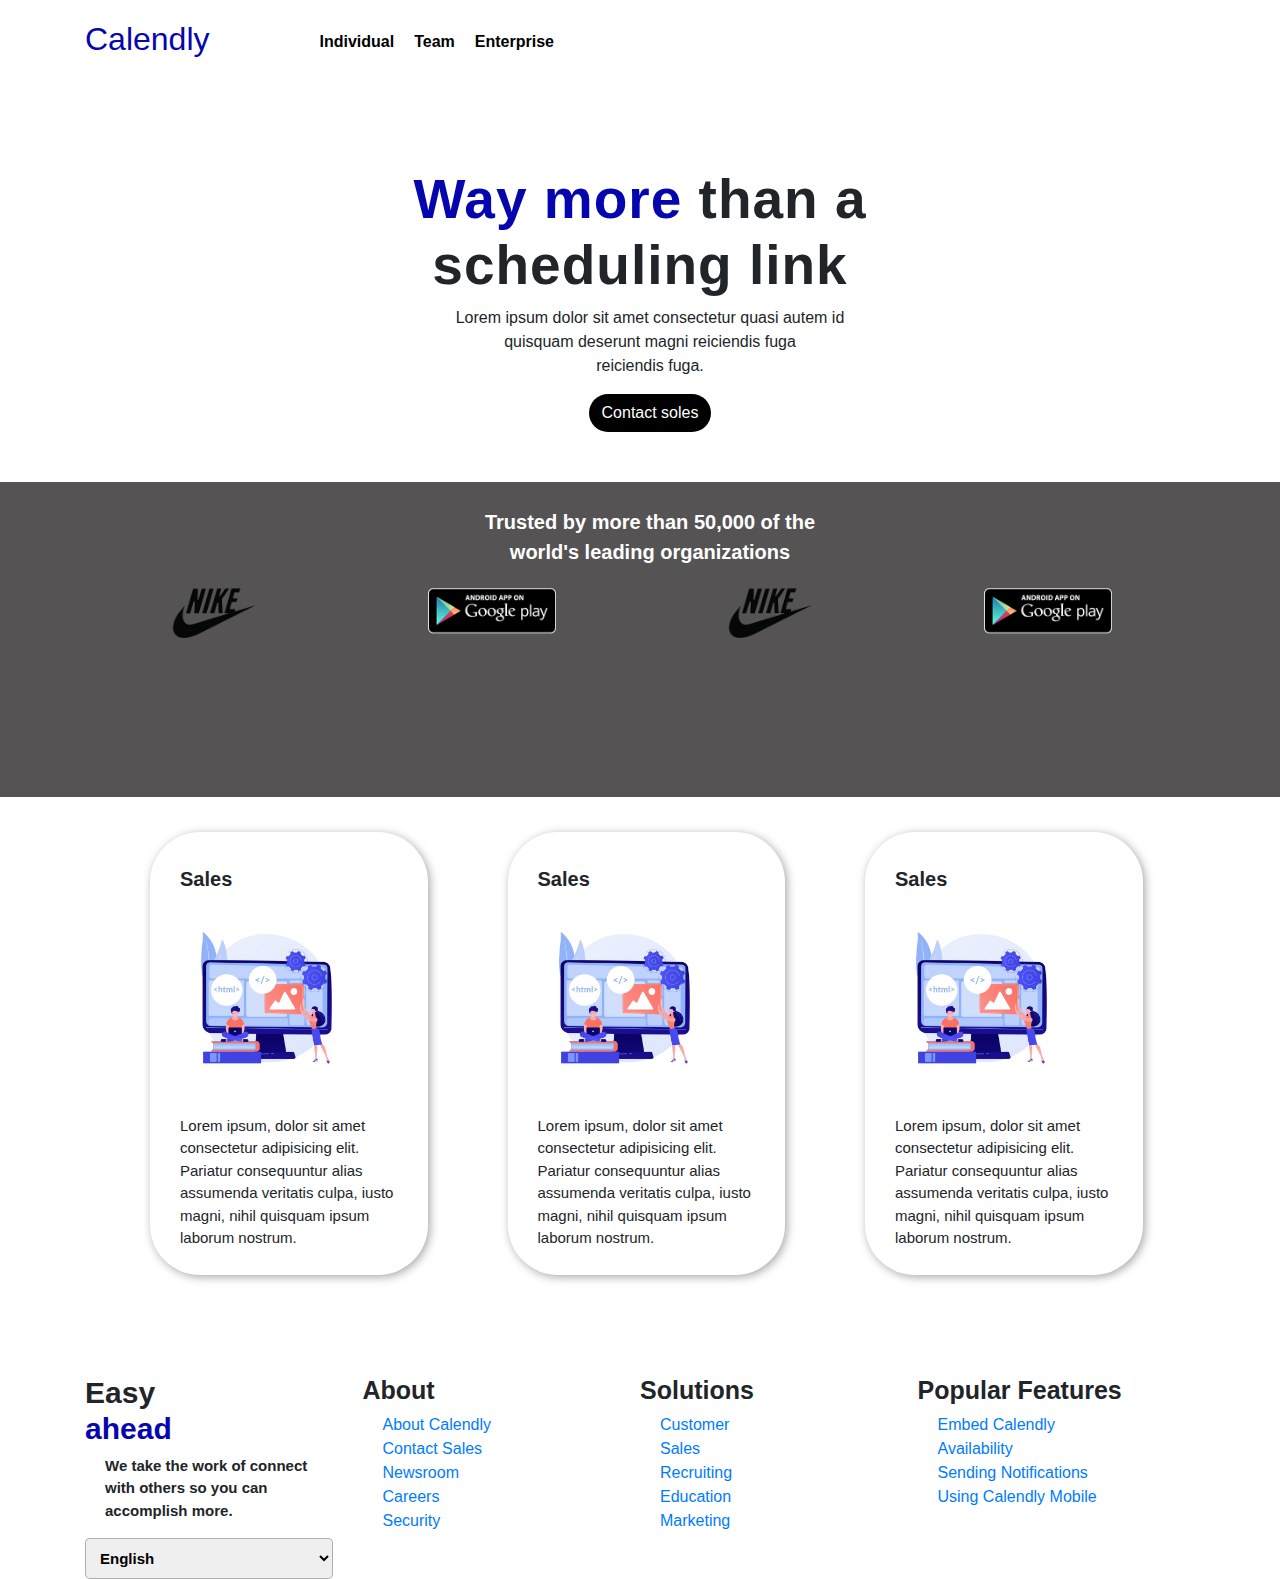
<file: index.html>
<!DOCTYPE html>
<html lang="en">
<head>
    <meta charset="UTF-8">
    <meta http-equiv="X-UA-Compatible" content="IE=edge">
    <meta name="viewport" content="width=device-width, initial-scale=1.0">
    <title>muti-web page</title>
    <link rel="stylesheet" href="style.css">
    <link rel="stylesheet" href="/css/bootstrap.css">
</head>
<body>
    <!--------- heading section ----------->
    <header>
        <div class="container-lg main-can">
            <div class="log-nav">
                <h2 style="color: rgb(6, 6, 175);">Calendly</h2>
                <ul>
                    <li><a href="home.html">Individual</a></li>
                    <li><a href="blog.html">Team</a></li>
                    <li><a href="index-3.html">Enterprise</a></li>
                </ul>
            </div>
            <div class="heading">
                <h1><span style="color: rgb(6, 6, 175);">Way more</span> than a <br> scheduling link</h1>
                <p>Lorem ipsum dolor sit amet consectetur  quasi autem id <br> quisquam deserunt magni reiciendis fuga <br>reiciendis fuga.</p>
                <a href="#" class="btn" style="background-color: #000; color: #fff; border-radius: 50px;">Contact soles</a>
            </div>
        </div>
    </header>
     <!---------section 1 ----------->
     <section>
         <div class="spon">
             <p>Trusted by more than 50,000 of the <br> world's leading organizations</p>
             <div class="spon-img">
                 <img src="/img/nike-logo.png" alt="image">
                 <img src="/img/play store-logo.png" alt="image">
                 <img src="/img/nike-logo.png" alt="image">
                 <img src="/img/play store-logo.png" alt="image">
             </div>
         </div>
     </section>

     <section>
        <div class="container-lg">
            <div class="row" style="width: 100%; margin-top: 35px;">
                <div class="col-sm-3">
                    <h4>Sales</h4>
                    <img src="/img/website.jpg" alt="image">
                    <p>Lorem ipsum, dolor sit amet consectetur adipisicing elit. Pariatur consequuntur alias assumenda veritatis culpa, iusto magni, nihil quisquam ipsum laborum nostrum.</p>
                </div>
                <div class="col-sm-3">
                    <h4>Sales</h4>
                    <img src="/img/website.jpg" alt="image">
                    <p>Lorem ipsum, dolor sit amet consectetur adipisicing elit. Pariatur consequuntur alias assumenda veritatis culpa, iusto magni, nihil quisquam ipsum laborum nostrum.</p>
                </div>
                <div class="col-sm-3">
                    <h4>Sales</h4>
                    <img src="/img/website.jpg" alt="image">
                    <p>Lorem ipsum, dolor sit amet consectetur adipisicing elit. Pariatur consequuntur alias assumenda veritatis culpa, iusto magni, nihil quisquam ipsum laborum nostrum.</p>
                </div>
            </div>
        </div>
     </section>
    
     <footer>
        <div class="footer container-lg" >
            <div class="row" style="width: 100%;">
                <div class="col-lg-3 footer-col">
                    <h1 style="font-size: 30px;">Easy <br><span style="color: rgb(6, 6, 175);">ahead</span></h1>
                    <p>We take the work of connect with others so you can accomplish more.</p>
                    <select name="#" id="selecter">
                        <option value="#">English</option>
                        <option value="#">Ga</option>
                        <option value="#">Twi</option>
                        <option value="#">Twi</option>
                        <option value="#">Twi</option>
                    </select>
                </div>
                <div class="col-lg-3 footer-col">
                    <h1>About</h1>
                    <li><a href="#">About Calendly</a></li>
                    <li><a href="#">Contact Sales</a></li>
                    <li><a href="#">Newsroom</a></li>
                    <li><a href="#">Careers</a></li>
                    <li><a href="#">Security</a></li>
                </div>
                <div class="col-lg-3 footer-col">
                    <h1>Solutions</h1>
                    <li><a href="#">Customer</a></li>
                    <li><a href="#">Sales</a></li>
                    <li><a href="#">Recruiting</a></li>
                    <li><a href="#">Education</a></li>
                    <li><a href="#">Marketing</a></li>
                </div>
                <div class="col-lg-3 footer-col">
                    <h1>Popular Features</h1>
                    <li><a href="#">Embed Calendly</a></li>
                    <li><a href="#">Availability</a></li>
                    <li><a href="#">Sending Notifications</a></li>
                    <li><a href="#">Using Calendly Mobile</a></li>
                    
                </div>
            </div>
        </div>
     </footer>
















    <script src="/js/bootstrap.bundle.js"></script>
    <script src="/js/bootstrap.min.js"></script>
</body>
</html>
</file>
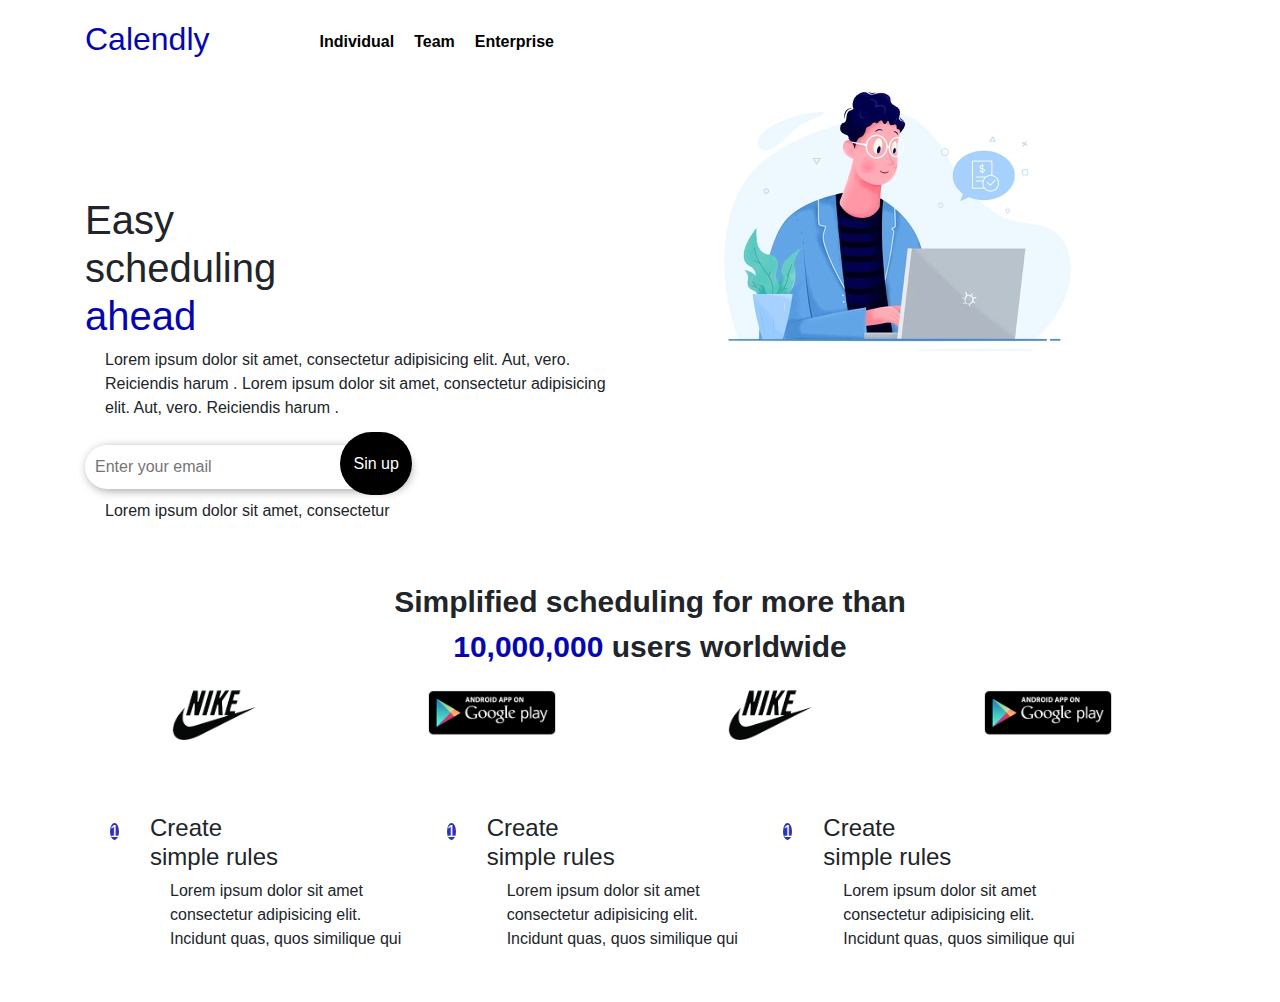
<file: blog.html>
<!DOCTYPE html>
<html lang="en">
<head>
    <meta charset="UTF-8">
    <meta http-equiv="X-UA-Compatible" content="IE=edge">
    <meta name="viewport" content="width=device-width, initial-scale=1.0">
    <title>Document</title>
    <link rel="stylesheet" href="style.css">
    <link rel="stylesheet" href="/css/bootstrap.css">
</head>
<body>
     <!--------- heading section ----------->
     <header>
        <div class="container-lg main-can">
            <div class="log-nav">
                <h2 style="color: rgb(6, 6, 175);">Calendly</h2>
                <ul>
                    <li><a href="home.html">Individual</a></li>
                    <li><a href="blog.html">Team</a></li>
                    <li><a href="index-3.html">Enterprise</a></li>
                </ul>
            </div>
            <div class="row">
                <div class="col-lg-6" style="margin-top: 130px; ">
                    <h1>Easy<br> scheduling <br> <span style="color: rgb(6, 6, 175);" >ahead</span></h1>
                        <p>
                            Lorem ipsum dolor sit amet, consectetur adipisicing elit. Aut, vero. Reiciendis harum .
                            Lorem ipsum dolor sit amet, consectetur adipisicing elit. Aut, vero. Reiciendis harum .
                        </p>
                        <input type="text" placeholder="Enter your email" >
                        <button class="btn btn-sin" style="background-color: #000;border-radius: 50px;color: #fff;">Sin up</button>
                        <p>Lorem ipsum dolor sit amet, consectetur</p>
                </div>
                <div class="col-lg-6">
                    <img src="/img/invoice_maker_4x.webp" style="margin-left: 40px;" alt="image">
                </div>
            </div>
           
        </div>
    </header>

    <section id="blog-sec">
        <p style="font-size: 30px; font-weight: 700; margin-top: 40px;">
            Simplified scheduling for more than <br> <span style="color: rgb(6, 6, 175);">10,000,000</span> users worldwide
        </p>
        <div class="spon-img">
            <img src="/img/nike-logo.png" alt="image">
            <img src="/img/play store-logo.png" alt="image">
            <img src="/img/nike-logo.png" alt="image">
            <img src="/img/play store-logo.png" alt="image">
        </div>
    </section>

    <section>
        <div class="container-lg">
            <div class="row" style="margin: 35px 50px;">
                <div class="col-lg-4">
                    <span style=" width: 100%; border-radius: 100%;background-color: rgba(6, 6, 175, 0.83); color: #fff; position: relative; right: 40px; top: 30px;">1</span>
                    <h4> Create <br>simple rules</h4>
                    <p>Lorem ipsum dolor sit amet <br>consectetur adipisicing elit.<br> Incidunt quas, quos similique qui </p>
                </div>
                <div class="col-lg-4">
                    <span style="  border-radius: 100%;background-color: rgba(6, 6, 175, 0.83); color: #fff; position: relative; right: 40px; top: 30px;">1</span>
                    <h4> Create <br>simple rules</h4>
                    <p>Lorem ipsum dolor sit amet <br>consectetur adipisicing elit.<br> Incidunt quas, quos similique qui </p>
                </div>
                <div class="col-lg-4">
                    <span style="  border-radius: 100%;background-color: rgba(6, 6, 175, 0.83); color: #fff; position: relative; right: 40px; top: 30px;">1</span>
                    <h4> Create <br>simple rules</h4>
                    <p>Lorem ipsum dolor sit amet <br>consectetur adipisicing elit.<br> Incidunt quas, quos similique qui </p>
                </div>
            </div>
        </div>
    </section>







    <script src="/js/bootstrap.bundle.js"></script>
    <script src="/js/bootstrap.min.js"></script>
</body>
</html>
</file>
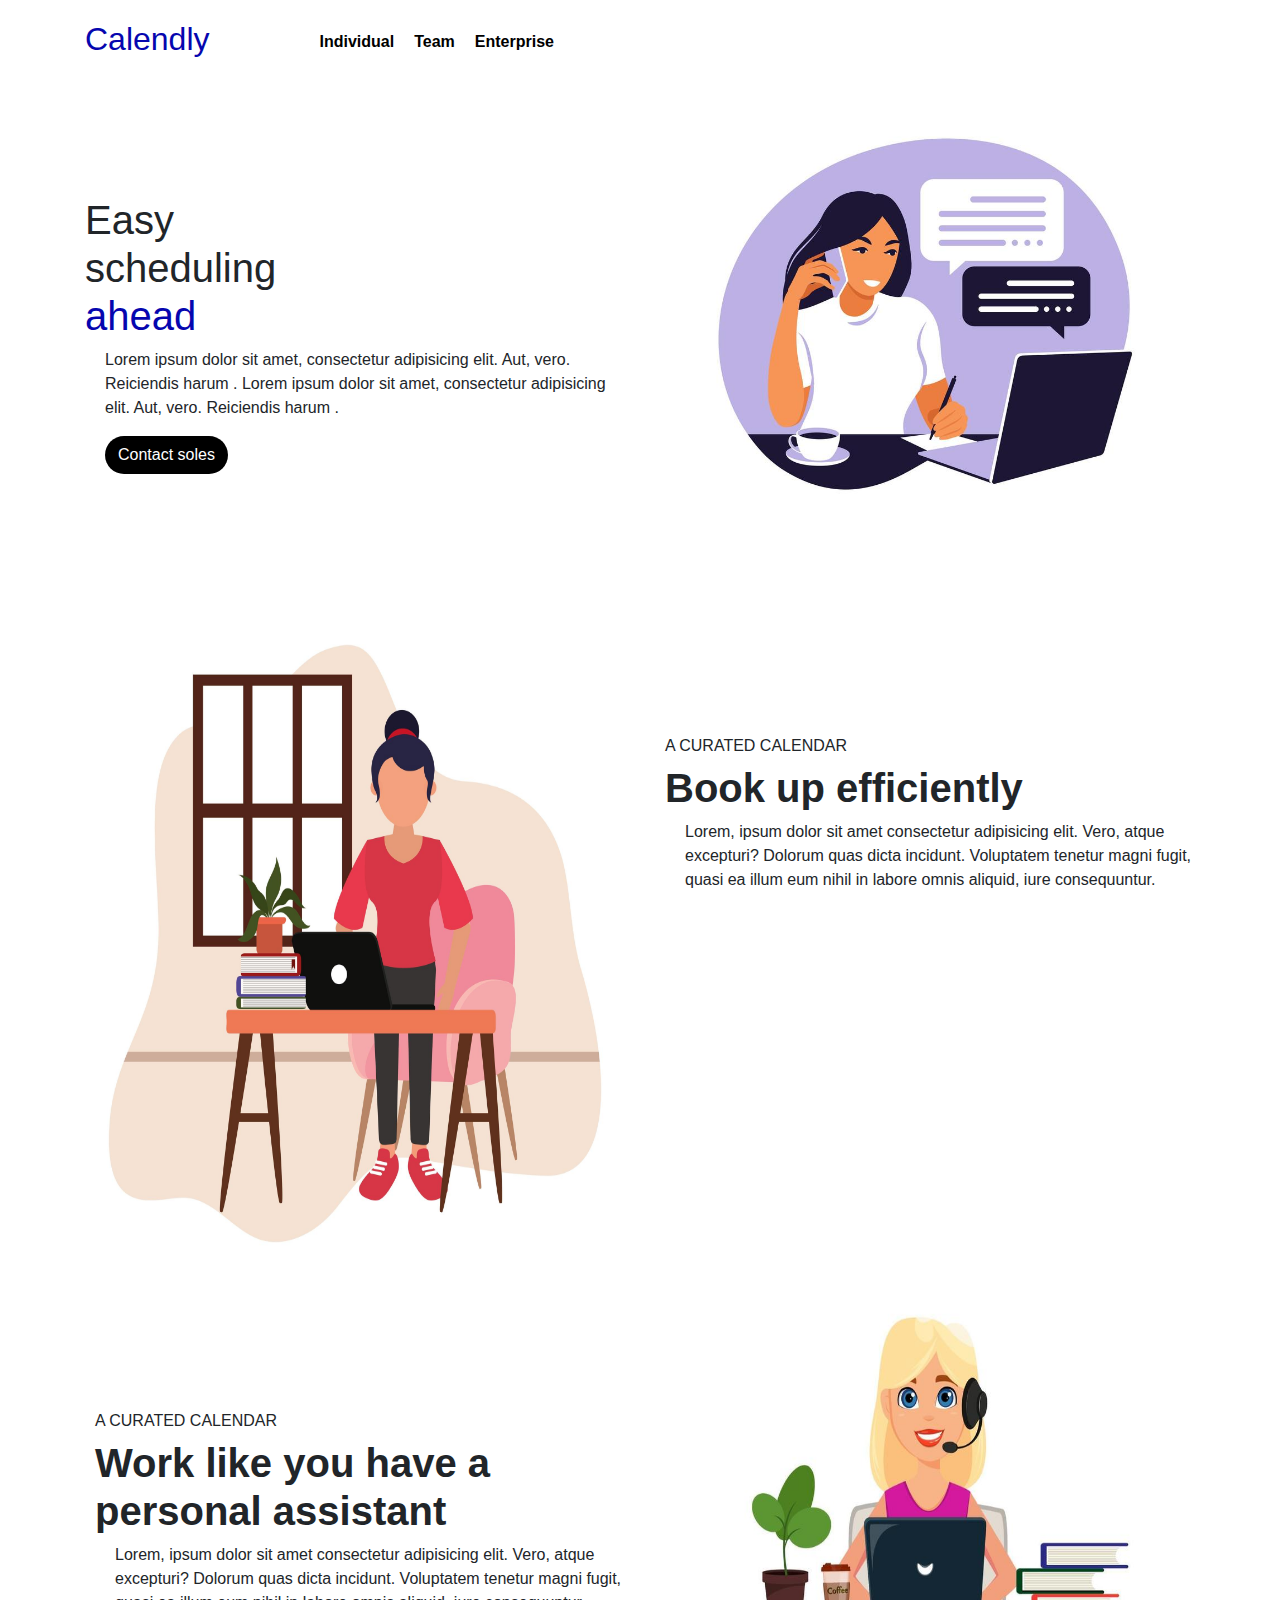
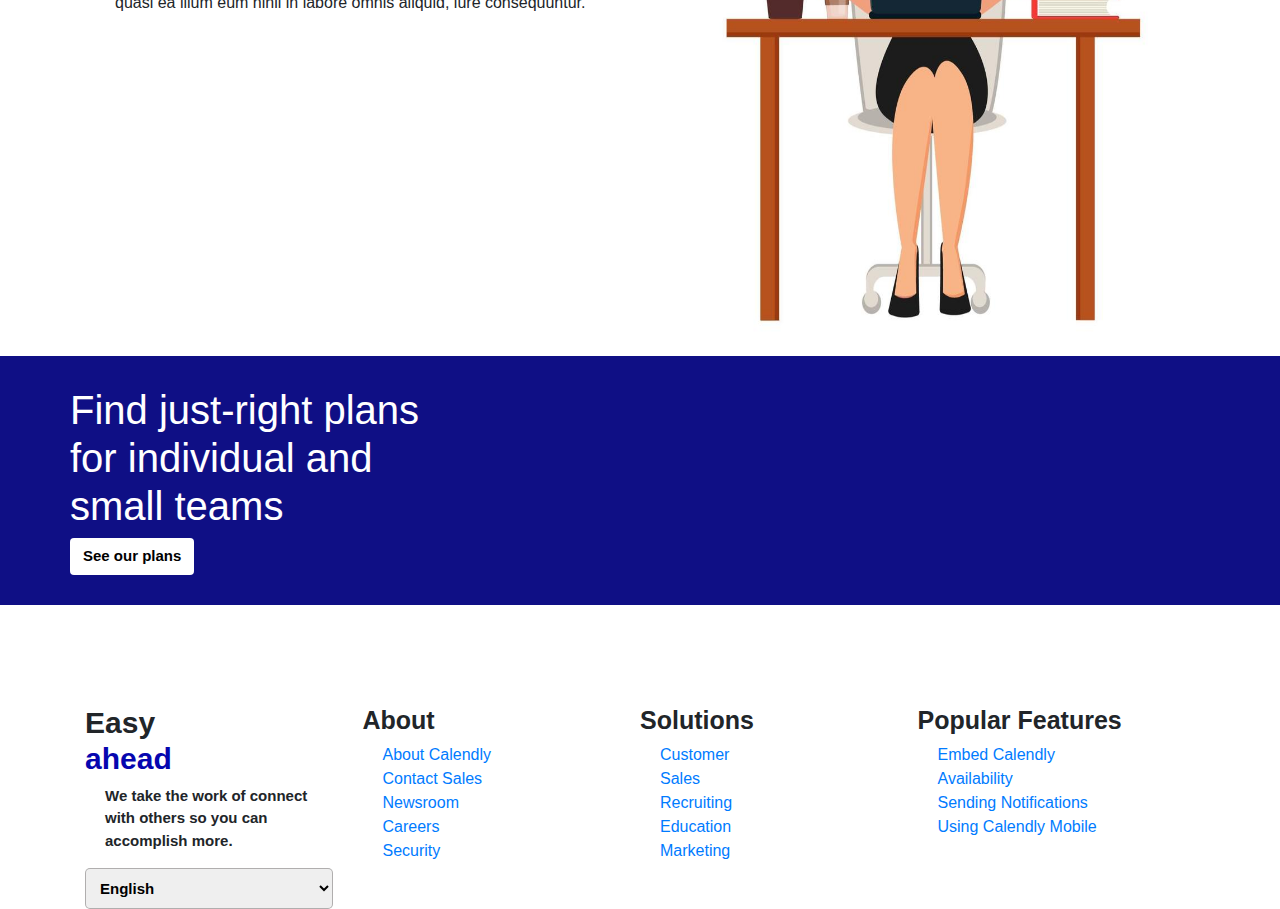
<file: index-3.html>
<!DOCTYPE html>
<html lang="en">
<head>
    <meta charset="UTF-8">
    <meta http-equiv="X-UA-Compatible" content="IE=edge">
    <meta name="viewport" content="width=device-width, initial-scale=1.0">
    <title>Document</title>
    <link rel="stylesheet" href="style.css">
    <link rel="stylesheet" href="/css/bootstrap.css">
</head>
<body>
     <!--------- heading section ----------->
     <header>
        <div class="container-lg main-can">
            <div class="log-nav">
                <h2 style="color: rgb(6, 6, 175);">Calendly</h2>
                <ul>
                    <li><a href="home.html">Individual</a></li>
                    <li><a href="blog.html">Team</a></li>
                    <li><a href="index-3.html">Enterprise</a></li>
                </ul>
            </div>
            <div class="row">
                <div class="col-lg-6" style="margin-top: 130px;">
                    <h1>Easy<br> scheduling <br> <span style="color: rgb(6, 6, 175);" >ahead</span></h1>
                        <p>
                            Lorem ipsum dolor sit amet, consectetur adipisicing elit. Aut, vero. Reiciendis harum .
                            Lorem ipsum dolor sit amet, consectetur adipisicing elit. Aut, vero. Reiciendis harum .
                        </p>
                        <a href="#" class="btn" style="background-color: #000; color: #fff; border-radius: 50px;">Contact soles</a> 
                </div>
                <div class="col-lg-6">
                    <img src="/img/a-woman-works-on-a-laptop-computer-and-talks-on-the-phone-.jpg" style="width: 100%;" alt="image">
                </div>
            </div>
           
        </div>
    </header>
    <section>
        <div class="container-lg">
            <div class="row">
                <div class="col-lg-6">
                    <img src="/img/working-at-home-woman.jpg" style="width: 100%; height: 75vh;" alt="image">
                </div>
                <div class="col-lg-6" style="padding: 130px 0 0 25px;">
                    <h6>A CURATED CALENDAR</h6>
                    <h1 style="font-size: 40px
                    ; font-weight: 700;">Book up efficiently</h1>
                    <p>Lorem, ipsum dolor sit amet consectetur adipisicing elit. Vero, atque excepturi? Dolorum quas dicta incidunt. Voluptatem tenetur magni fugit, quasi ea illum eum nihil in labore omnis aliquid, iure consequuntur.</p>
                </div>
            </div>
        </div>
        <div class="container-lg">
            <div class="row">
                <div class="col-lg-6" style="padding: 130px 0 0 25px;">
                    <h6>A CURATED CALENDAR</h6>
                    <h1 style="font-size: 40px
                    ; font-weight: 700;">Work like you have a personal assistant</h1>
                    <p>Lorem, ipsum dolor sit amet consectetur adipisicing elit. Vero, atque excepturi? Dolorum quas dicta incidunt. Voluptatem tenetur magni fugit, quasi ea illum eum nihil in labore omnis aliquid, iure consequuntur.</p>
                </div>
                <div class="col-lg-6">
                    <img src="/img/2231222-femme-d-affaires-travaillant-sur-un-ordinateur-portable-a-son-.jpg" style="width: 100%; height: 75vh;" alt="image">
                </div>
            </div>
        </div>
    </section>
    <section>
        <div  style="background-color: rgba(5, 5, 128, 0.96); padding: 30px 0 30px 70px;">
            <h1 style="color: #fff;">
                Find just-right plans <br> for individual and <br> small teams
            </h1>
            <button class="btn" style="background-color: #fff; color: #000; font-size: 15px; font-weight: 700;" >See our plans</button>
        </div>
    </section>

    <footer>
        <div class="footer container-lg" >
            <div class="row" style="width: 100%;">
                <div class="col-lg-3 footer-col">
                    <h1 style="font-size: 30px;">Easy <br><span style="color: rgb(6, 6, 175); ">ahead</span></h1>
                    <p>We take the work of connect with others so you can accomplish more.</p>
                    <select name="#" id="selecter">
                        <option value="#">English</option>
                        <option value="#">Ga</option>
                        <option value="#">Twi</option>
                        <option value="#">Twi</option>
                        <option value="#">Twi</option>
                    </select>
                </div>
                <div class="col-lg-3 footer-col">
                    <h1>About</h1>
                    <li><a href="#">About Calendly</a></li>
                    <li><a href="#">Contact Sales</a></li>
                    <li><a href="#">Newsroom</a></li>
                    <li><a href="#">Careers</a></li>
                    <li><a href="#">Security</a></li>
                </div>
                <div class="col-lg-3 footer-col">
                    <h1>Solutions</h1>
                    <li><a href="#">Customer</a></li>
                    <li><a href="#">Sales</a></li>
                    <li><a href="#">Recruiting</a></li>
                    <li><a href="#">Education</a></li>
                    <li><a href="#">Marketing</a></li>
                </div>
                <div class="col-lg-3 footer-col">
                    <h1>Popular Features</h1>
                    <li><a href="#">Embed Calendly</a></li>
                    <li><a href="#">Availability</a></li>
                    <li><a href="#">Sending Notifications</a></li>
                    <li><a href="#">Using Calendly Mobile</a></li>
                    
                </div>
            </div>
        </div>
     </footer>







    <script src="/js/bootstrap.bundle.js"></script>
    <script src="/js/bootstrap.min.js"></script>
</body>
</html>
</file>
<file: style.css>
* {
    padding: 0;
    margin: 0;
    box-sizing: border-box;
}
.main-can {
    margin-top: 20px;
}
.log-nav {
    display: flex;
}
.log-nav h4 {
    
    font-family: 'Gill Sans', 'Gill Sans MT', Calibri, 'Trebuchet MS', sans-serif;
}
.log-nav ul {
    display: flex;
    margin: 10px 0 0 100px;
}
.log-nav ul li {
    list-style: none;
    text-decoration: none;
}
.log-nav ul li a {
    margin: 10px;
    list-style: none;
    text-decoration: none;
    font-weight: 600;
    font-family: Arial, Helvetica, sans-serif;
    font-size: 16px;
    color: #000;
}
.heading {
    position: relative;
    text-align: center;
    top: 100px; 
}
.heading h1 {
    letter-spacing: 1px;
    font-family: 'Gill Sans', 'Gill Sans MT', Calibri, 'Trebuchet MS', sans-serif;
    font-weight: 700;
    font-size: 55px;
}
.spon {
    width: 100%;
    height: 35vh;
    text-align: center;
    margin-top: 150px;
    background-color: rgba(36, 34, 34, 0.775);
    color: #fff;
}
.spon p {
    padding-top: 25px;
    font-size: 20px;
    font-weight: 600;
    font-family: Arial, Helvetica, sans-serif;
}
.spon-img  {
    display: flex;
    align-items: center;
    text-align: center;
}
.spon-img img {
    width: 10%;
    margin-left: 150px;
    margin-bottom: 15px;
}
.col-sm-3 {
    box-shadow: 2px 2px 10px rgba(0, 0, 0, 0.35); 
    border-radius: 5px;
    margin-left: 80px ;
    padding: 15px;
    border-radius: 50px;
}
.col-sm-3 h4 {
   margin: 20px 0 20px 15px;
   font-size: 20px;
   font-weight: 600;
}
.col-sm-3 img {
   margin: 0px 0 30px 15px;
   width: 70%;
}
.col-sm-3 p {
   margin: 0px 0 10px 15px;
   text-align: start;
   font-size: 15px;
   font-weight: 500;
}

input {
    border: none;
    border-radius: 50px;
    box-shadow: 2px 2px 10px rgba(0, 0, 0, 0.35); 
    padding: 10px;
    width: 60%;
}
.btn-sin {
    position: relative;
    top: -4px;
    right: 73px;
    height: 7vh;
    outline: none;
}
#blog-sec {
    text-align: center;
    margin-top: 20px;
    font-size: 25px;
    font-weight: 500;
    font-family: Arial, Helvetica, sans-serif;
}
.footer-col h1 {
    font-size: 20px;
    font-weight: 600;
}
.footer-col p {
    font-size: 15px;
    font-weight: 600;
}
.footer-col #selecter{
    font-size: 15px;
    font-weight: 600;
    width: 100%;
    padding: 10px;
    border: 1px rgba(161, 158, 158, 0.809) solid;
    border-radius: 5px;
}
.footer {
    margin-top: 100px;
}
.footer-col li {
    text-decoration: none;
    list-style: none;
}
.footer-col h1 {
    font-size: 25px;
    font-weight: 600;
}
/* home */
.home .btn-infro {
    background-color: rgba(0, 0, 255, 0.768);
    color: #fff;
    font-family: Arial, Helvetica, sans-serif;
    
}
.home .btn-infor {
    border: #000 1px solid;
    color: #000;
    font-family: Arial, Helvetica, sans-serif;
}
.content h6 {
    color: rgba(0, 0, 255, 0.768);
}
.content h2 {
    margin-top: 10px;
    margin-bottom: 20px;
    letter-spacing: 2px;
    font-weight: 600;
}
.cot {
    text-align: center;
    margin: 25px 0 50px 0;
    font-weight: 700;
}
.cot h3{
    font-size: 25px;
    font-weight: 700;
}
.how-row  {
    margin-bottom: 20px;
}
.main-box  .col-box{
    width: 95%;
    height: 50vh;
    box-shadow: 2px 2px 10px rgba(0, 0, 0, 0.35);
    border-radius: 8px;
    
}
.main-box  .col-box img {
    width: 100%;
    height: 30vh;  
}
.main-box  .col-box h3, p, a {
   margin-left: 20px;  
}

/* .how-row .col-lg-3 {
    box-shadow: 2px 2px 10px rgba(0, 0, 0, 0.35);
    margin: 5px;
}
.how-row .col-lg-3 h3{
    margin-bottom: 30px;
    margin-top: 20px;
}
.how-row .col-lg-3 p {
    margin-bottom: 50px;
}
.how-row .col-lg-3 img {
    width: 100%;
    height: 20vh;
    margin: 0;
    padding: 0;
} */
</file>
